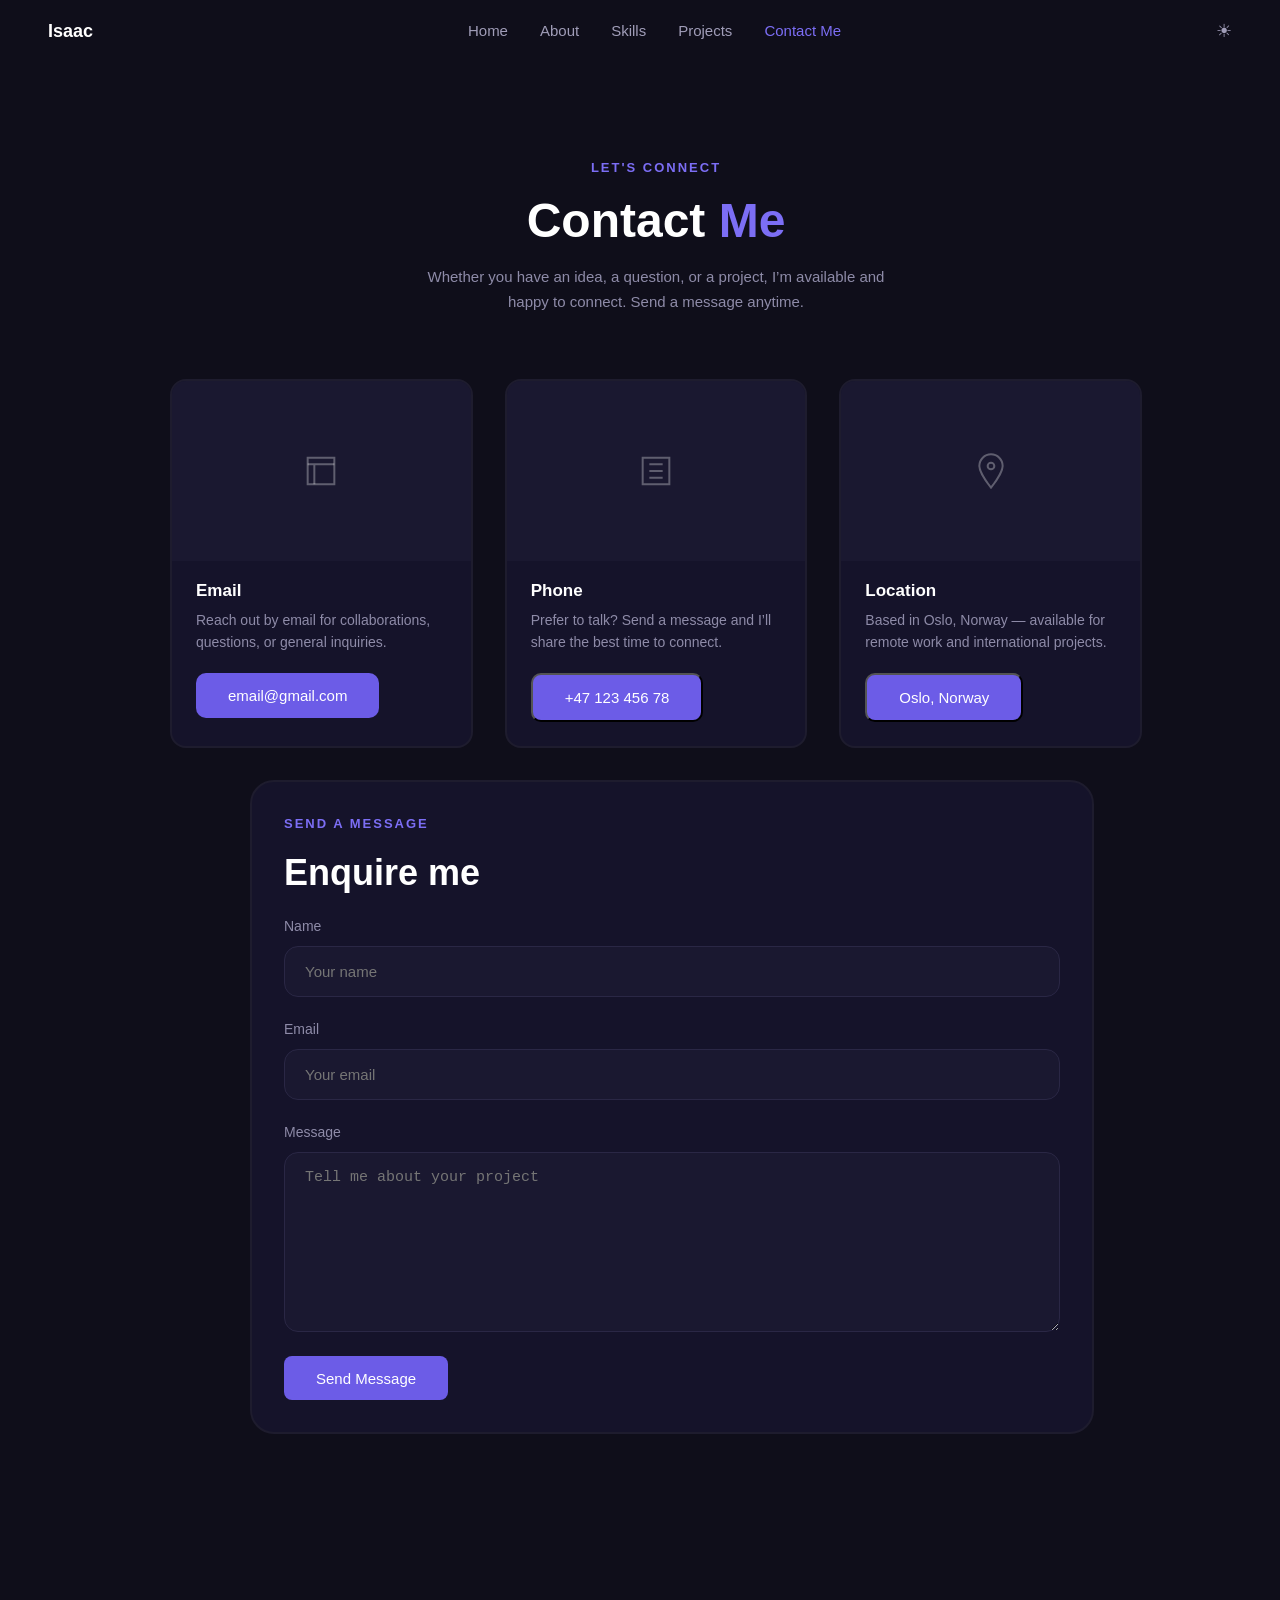
<file: contact.html>
﻿<!DOCTYPE html>
<html lang="en">
<head>
    <meta charset="UTF-8" />
    <meta name="viewport" content="width=device-width, initial-scale=1.0" />
    <title>Isaac – Contact</title>
    <link rel="stylesheet" href="style.css" />
</head>
<body>

<!-- NAV -->
<nav>
    <span class="nav-logo">Isaac</span>
    <ul class="nav-links">
        <li><a href="index.html">Home</a></li>
        <li><a href="about.html">About</a></li>
        <li><a href="skills.html">Skills</a></li>
        <li><a href="portofolio.html">Projects</a></li>
        <li><a href="contact.html" class="active">Contact Me</a></li>
    </ul>
    <button class="nav-theme" title="Toggle theme">☀</button>
</nav>

<section class="contacts">
    <div class="contacts-header">
        <span class="section-tag">Let's Connect</span>
        <h2>Contact <span>Me</span></h2>
        <p>Whether you have an idea, a question, or a project, I’m available and happy to connect. Send a message anytime.</p>
    </div>

    <div class="contact-grid">
        <div class="contact-card">
            <div class="email-hero">
                <div class="project-placeholder">
                    <svg width="40" height="40" viewBox="0 0 24 24" fill="none" stroke="rgba(255,255,255,0.3)" stroke-width="1.2">
                        <path d="M4 4h16v16H4z" />
                        <path d="M4 8h16M8 8v12" />
                    </svg>
                </div>
            </div>
            <div class="email-info">
                <h3>Email</h3>
                <p>Reach out by email for collaborations, questions, or general inquiries.</p>
                <div class="email-button">
                    <a href="mailto:email@gmail.com" class="email-copy">email@gmail.com</a>
                </div>
            </div>
        </div>

        <div class="contact-card">
            <div class="email-hero">
                <div class="project-placeholder">
                    <svg width="40" height="40" viewBox="0 0 24 24" fill="none" stroke="rgba(255,255,255,0.3)" stroke-width="1.2">
                        <path d="M4 4h16v16H4z" />
                        <path d="M8 8h8M8 12h8M8 16h8" />
                    </svg>
                </div>
            </div>
            <div class="email-info">
                <h3>Phone</h3>
                <p>Prefer to talk? Send a message and I’ll share the best time to connect.</p>
                <div class="email-button">
                    <button class="email-copy">+47 123 456 78</button>
                </div>
            </div>
        </div>

        <div class="contact-card">
            <div class="email-hero">
                <div class="project-placeholder">
                    <svg width="40" height="40" viewBox="0 0 24 24" fill="none" stroke="rgba(255,255,255,0.3)" stroke-width="1.2">
                        <path d="M12 2a7 7 0 00-7 7c0 4.25 7 13 7 13s7-8.75 7-13a7 7 0 00-7-7z" />
                        <circle cx="12" cy="9" r="2" />
                    </svg>
                </div>
            </div>
            <div class="email-info">
                <h3>Location</h3>
                <p>Based in Oslo, Norway — available for remote work and international projects.</p>
                <div class="email-button">
                    <button class="email-copy">Oslo, Norway</button>
                </div>
            </div>
        </div>
    </div>

    <div class="contact-form">
        <div class="contact-form-card">
            <span class="section-tag">Send a message</span>
            <h3>Enquire me</h3>
            <form action="mailto:email@gmail.com" method="post" enctype="text/plain">
                <div class="form-group">
                    <label for="name">Name</label>
                    <input id="name" type="text" class="contact-input" placeholder="Your name" required />
                </div>
                <div class="form-group">
                    <label for="email">Email</label>
                    <input id="email" type="email" class="contact-input" placeholder="Your email" required />
                </div>
                <div class="form-group">
                    <label for="message">Message</label>
                    <textarea id="message" rows="6" class="contact-textarea" placeholder="Tell me about your project"></textarea>
                </div>
                <button type="submit" class="btn-primary">Send Message</button>
            </form>
        </div>
    </div>
</section>

</body>
</html>
</file>
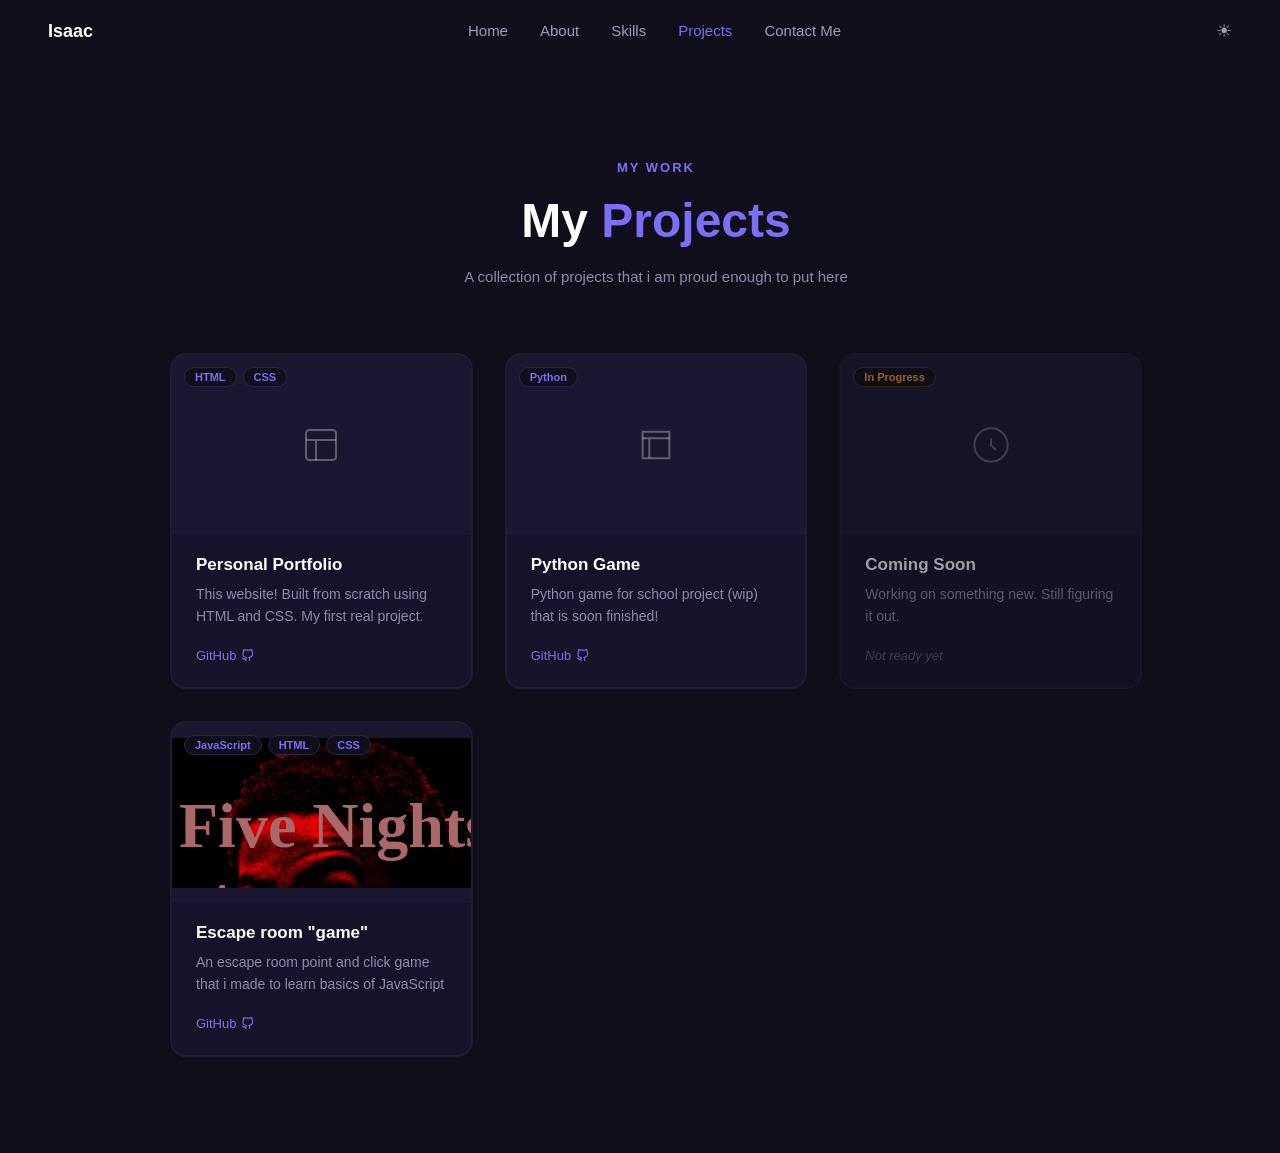
<file: portofolio.html>
﻿<!DOCTYPE html>
<html lang="en">
<head>
    <meta charset="UTF-8" />
    <meta name="viewport" content="width=device-width, initial-scale=1.0"/>
    <title>Isaac – Portfolio</title>
    <link rel="stylesheet" href="style.css" />
</head>
<body>

<!-- NAV -->
<nav>
    <span class="nav-logo">Isaac</span>
    <ul class="nav-links">
        <li><a href="index.html">Home</a></li>
        <li><a href="about.html">About</a></li>
        <li><a href="skills.html">Skills</a></li>
        <li><a href="#" class="active">Projects</a></li>
        <li><a href="contact.html">Contact Me</a></li>
    </ul>
    <button class="nav-theme" title="Toggle theme">☀</button>
</nav>

<!-- PORTFOLIO -->
<section class="portfolio">

    <div class="portfolio-header">
        <span class="section-tag">My Work</span>
        <h2>My <span>Projects</span></h2>
        <p>A collection of projects that i am proud enough to put here</p>
    </div>

    <div class="portfolio-grid">

        <!-- Project 1 -->
        <div class="project-card">
            <div class="project-image">
                <div class="project-placeholder">
                    <svg width="40" height="40" viewBox="0 0 24 24" fill="none" stroke="rgba(255,255,255,0.3)" stroke-width="1.2">
                        <rect x="3" y="3" width="18" height="18" rx="2"/>
                        <path d="M3 9h18M9 21V9"/>
                    </svg>
                </div>
                <div class="project-tags">
                    <span class="project-tag">HTML</span>
                    <span class="project-tag">CSS</span>
                </div>
            </div>
            <div class="project-info">
                <h3>Personal Portfolio</h3>
                <p>This website! Built from scratch using HTML and CSS. My first real project.</p>
                <div class="project-links">
                    <a href="https://github.com/potet0-0/Portofolio" class="project-link">
                        GitHub
                        <svg viewBox="0 0 24 24"><path d="M9 19c-5 1.5-5-2.5-7-3m14 6v-3.87a3.37 3.37 0 00-.94-2.61c3.14-.35 6.44-1.54 6.44-7A5.44 5.44 0 0020 4.77 5.07 5.07 0 0019.91 1S18.73.65 16 2.48a13.38 13.38 0 00-7 0C6.27.65 5.09 1 5.09 1A5.07 5.07 0 005 4.77a5.44 5.44 0 00-1.5 3.78c0 5.42 3.3 6.61 6.44 7A3.37 3.37 0 009 18.13V22"/></svg>
                    </a>
                </div>
            </div>
        </div>

        <!-- Project 2 -->
        <div class="project-card">
            <div class="project-image">
                <div class="project-placeholder">
                    <svg width="40" height="40" viewBox="0 0 24 24" fill="none" stroke="rgba(255,255,255,0.3)" stroke-width="1.2">
                        <path d="M4 4h16v16H4z"/><path d="M4 8h16M8 8v12"/>
                    </svg>
                </div>
                <div class="project-tags">
                    <span class="project-tag">Python</span>
                </div>
            </div>
            <div class="project-info">
                <h3>Python Game</h3>
                <p>Python game for school project (wip) that is soon finished!</p>
                <div class="project-links">

                    <a href="https://github.com/potet0-0/Python-game" class="project-link">
                        GitHub
                        <svg viewBox="0 0 24 24"><path d="M9 19c-5 1.5-5-2.5-7-3m14 6v-3.87a3.37 3.37 0 00-.94-2.61c3.14-.35 6.44-1.54 6.44-7A5.44 5.44 0 0020 4.77 5.07 5.07 0 0019.91 1S18.73.65 16 2.48a13.38 13.38 0 00-7 0C6.27.65 5.09 1 5.09 1A5.07 5.07 0 005 4.77a5.44 5.44 0 00-1.5 3.78c0 5.42 3.3 6.61 6.44 7A3.37 3.37 0 009 18.13V22"/></svg>
                    </a>
                </div>
            </div>
        </div>

        <!-- Project 3 — WIP -->
        <div class="project-card project-wip">
            <div class="project-image">
                <div class="project-placeholder">
                    <svg width="40" height="40" viewBox="0 0 24 24" fill="none" stroke="rgba(255,255,255,0.3)" stroke-width="1.2">
                        <circle cx="12" cy="12" r="10"/>
                        <path d="M12 8v4l3 3"/>
                    </svg>
                </div>
                <div class="project-tags">
                    <span class="project-tag wip-tag">In Progress</span>
                </div>
            </div>
            <div class="project-info">
                <h3>Coming Soon</h3>
                <p>Working on something new. Still figuring it out.</p>
                <div class="project-links">
                    <span class="project-link disabled">Not ready yet</span>
                </div>
            </div>
        </div>



        <!-- Project 5 -->
        <div class="project-card">
            <div class="project-image">
                <div class="project-placeholder">
                        <iframe src="/Escape_room/HTML/Startpage.html" frameborder="0"></iframe>
                </div>
                <div class="project-tags">
                    <span class="project-tag">JavaScript</span>
                    <span class="project-tag">HTML</span>
                    <span class="project-tag">CSS</span>
                </div>
            </div>
            <div class="project-info">
                <h3>Escape room "game"</h3>
                <p>An escape room point and click game that i made to learn basics of JavaScript</p>
                <div class="project-links">

                    <a href="https://github.com/potet0-0/Escape_Room" class="project-link">
                        GitHub
                        <svg viewBox="0 0 24 24"><path d="M9 19c-5 1.5-5-2.5-7-3m14 6v-3.87a3.37 3.37 0 00-.94-2.61c3.14-.35 6.44-1.54 6.44-7A5.44 5.44 0 0020 4.77 5.07 5.07 0 0019.91 1S18.73.65 16 2.48a13.38 13.38 0 00-7 0C6.27.65 5.09 1 5.09 1A5.07 5.07 0 005 4.77a5.44 5.44 0 00-1.5 3.78c0 5.42 3.3 6.61 6.44 7A3.37 3.37 0 009 18.13V22"/></svg>
                    </a>
                </div>
            </div>
        </div>


    </div>

</section>

</body>
</html>
</file>
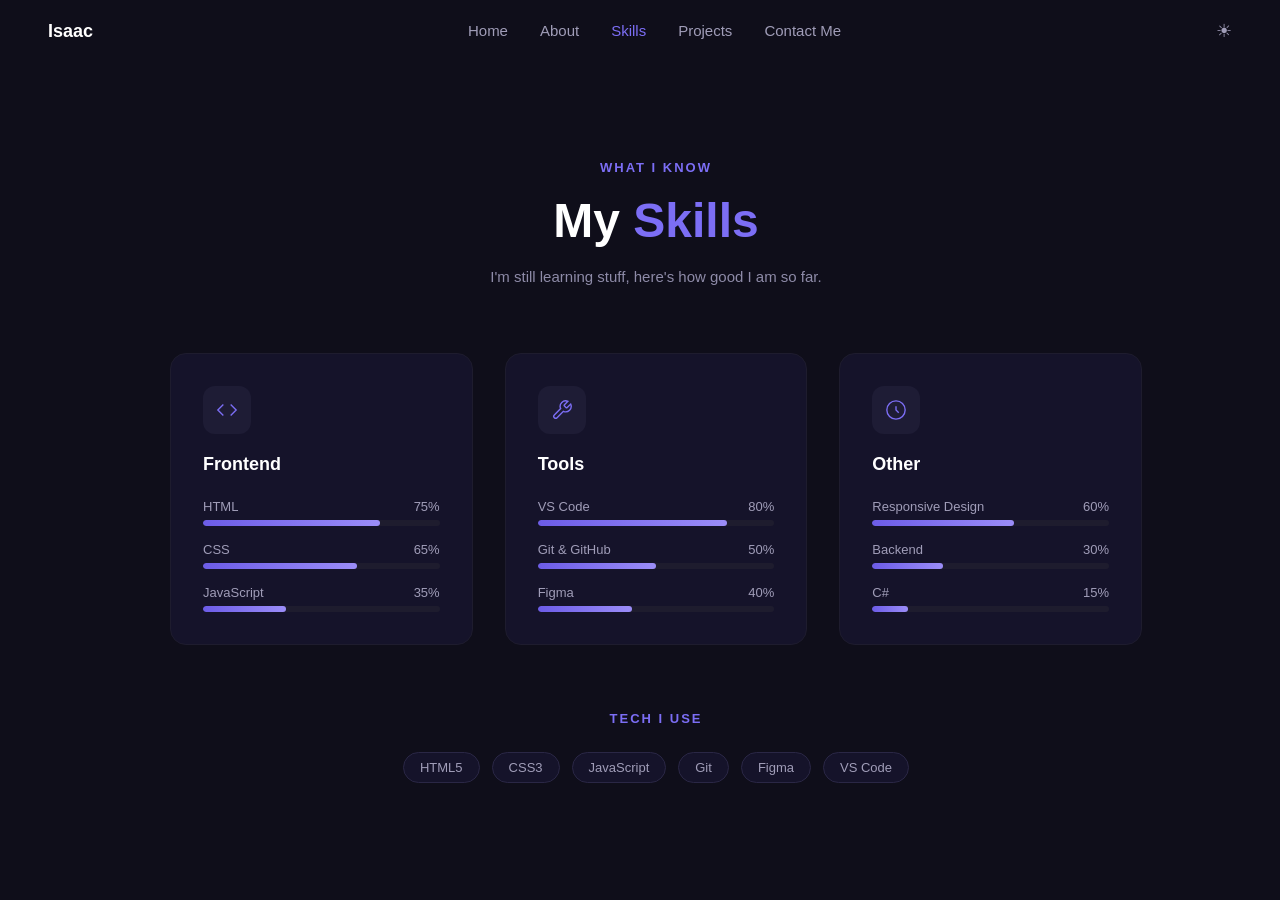
<file: skills.html>
﻿<!DOCTYPE html>
<html lang="en">
<head>
    <meta charset="UTF-8" />
    <meta name="viewport" content="width=device-width, initial-scale=1.0"/>
    <title>Isaac – Skills</title>
    <link rel="stylesheet" href="style.css" />
</head>
<body>

<!-- NAV -->
<nav>
    <span class="nav-logo">Isaac</span>
    <ul class="nav-links">
        <li><a href="index.html">Home</a></li>
        <li><a href="about.html">About</a></li>
        <li><a href="skills.html" class="active">Skills</a></li>
        <li><a href="portofolio.html">Projects</a></li>
        <li><a href="contact.html">Contact Me</a></li>
    </ul>
    <button class="nav-theme" title="Toggle theme">☀</button>
</nav>

<!-- SKILLS -->
<section class="skills">

    <div class="skills-header">
        <span class="section-tag">What I Know</span>
        <h2>My <span>Skills</span></h2>
        <p>I'm still learning stuff, here's how good I am so far.</p>
    </div>

    <div class="skills-grid">

        <!-- Frontend -->
        <div class="skill-card">
            <div class="skill-card-icon">
                <svg viewBox="0 0 24 24" fill="none" stroke="currentColor" stroke-width="1.5">
                    <polyline points="16 18 22 12 16 6"/><polyline points="8 6 2 12 8 18"/>
                </svg>
            </div>
            <h3>Frontend</h3>
            <div class="skill-list">
                <div class="skill-item">
                    <div class="skill-info">
                        <span>HTML</span>
                        <span>75%</span>
                    </div>
                    <div class="skill-bar"><div class="skill-fill" style="width: 75%"></div></div>
                </div>
                <div class="skill-item">
                    <div class="skill-info">
                        <span>CSS</span>
                        <span>65%</span>
                    </div>
                    <div class="skill-bar"><div class="skill-fill" style="width: 65%"></div></div>
                </div>
                <div class="skill-item">
                    <div class="skill-info">
                        <span>JavaScript</span>
                        <span>35%</span>
                    </div>
                    <div class="skill-bar"><div class="skill-fill" style="width: 35%"></div></div>
                </div>
            </div>
        </div>

        <!-- Tools -->
        <div class="skill-card">
            <div class="skill-card-icon">
                <svg viewBox="0 0 24 24" fill="none" stroke="currentColor" stroke-width="1.5">
                    <path d="M14.7 6.3a1 1 0 000 1.4l1.6 1.6a1 1 0 001.4 0l3.77-3.77a6 6 0 01-7.94 7.94l-6.91 6.91a2.12 2.12 0 01-3-3l6.91-6.91a6 6 0 017.94-7.94l-3.76 3.76z"/>
                </svg>
            </div>
            <h3>Tools</h3>
            <div class="skill-list">
                <div class="skill-item">
                    <div class="skill-info">
                        <span>VS Code</span>
                        <span>80%</span>
                    </div>
                    <div class="skill-bar"><div class="skill-fill" style="width: 80%"></div></div>
                </div>
                <div class="skill-item">
                    <div class="skill-info">
                        <span>Git & GitHub</span>
                        <span>50%</span>
                    </div>
                    <div class="skill-bar"><div class="skill-fill" style="width: 50%"></div></div>
                </div>
                <div class="skill-item">
                    <div class="skill-info">
                        <span>Figma</span>
                        <span>40%</span>
                    </div>
                    <div class="skill-bar"><div class="skill-fill" style="width: 40%"></div></div>
                </div>
            </div>
        </div>

        <!-- Other -->
        <div class="skill-card">
            <div class="skill-card-icon">
                <svg viewBox="0 0 24 24" fill="none" stroke="currentColor" stroke-width="1.5">
                    <circle cx="12" cy="12" r="10"/>
                    <path d="M12 8v4l3 3"/>
                </svg>
            </div>
            <h3>Other</h3>
            <div class="skill-list">
                <div class="skill-item">
                    <div class="skill-info">
                        <span>Responsive Design</span>
                        <span>60%</span>
                    </div>
                    <div class="skill-bar"><div class="skill-fill" style="width: 60%"></div></div>
                </div>
                <div class="skill-item">
                    <div class="skill-info">
                        <span>Backend</span>
                        <span>30%</span>
                    </div>
                    <div class="skill-bar"><div class="skill-fill" style="width: 30%"></div></div>
                </div>
                <div class="skill-item">
                    <div class="skill-info">
                        <span>C#</span>
                        <span>15%</span>
                    </div>
                    <div class="skill-bar"><div class="skill-fill" style="width: 15%"></div></div>
                </div>
            </div>
        </div>
    </div>

    <!-- Tech Badges -->
    <div class="tech-badges-wrap">
        <span class="section-tag">Tech I Use</span>
        <div class="tech-badges">
            <span class="badge">HTML5</span>
            <span class="badge">CSS3</span>
            <span class="badge">JavaScript</span>
            <span class="badge">Git</span>
            <span class="badge">Figma</span>
            <span class="badge">VS Code</span>
        </div>
    </div>

</section>

</body>
</html>
</file>
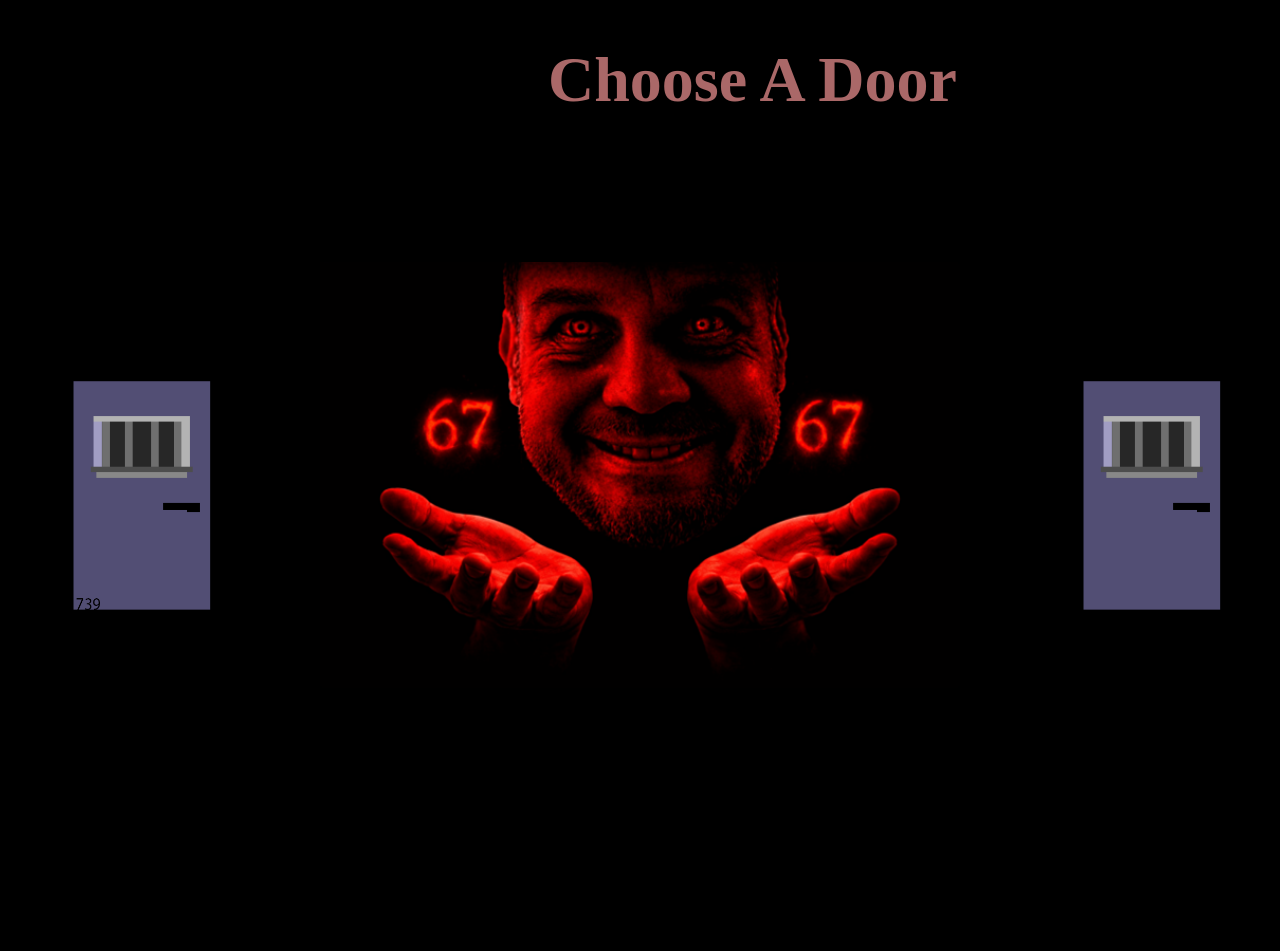
<file: Escape_room/HTML/2Doors.html>
﻿<!doctype html>
<html lang="en">
<head>
    <meta charset="UTF-8">
    <meta name="viewport"
          content="width=device-width, user-scalable=no, initial-scale=1.0, maximum-scale=1.0, minimum-scale=1.0">
    <meta http-equiv="X-UA-Compatible" content="ie=edge">
    <link rel="stylesheet" href="../style.css">
    <title>2 Doors Room</title>
</head>
<body class="body_2nd">
<div class="door_page">
    <h1>Choose A Door</h1>
</div>
<div class="door_choice">
    <a href="diddy_room.html">
        <img src="../Images/door_code.png" alt="door">
    </a>
    <a href="key_room.html">
        <img src="../Images/door.png" alt="door">
    </a>
</div>
</body>
</html>
</file>
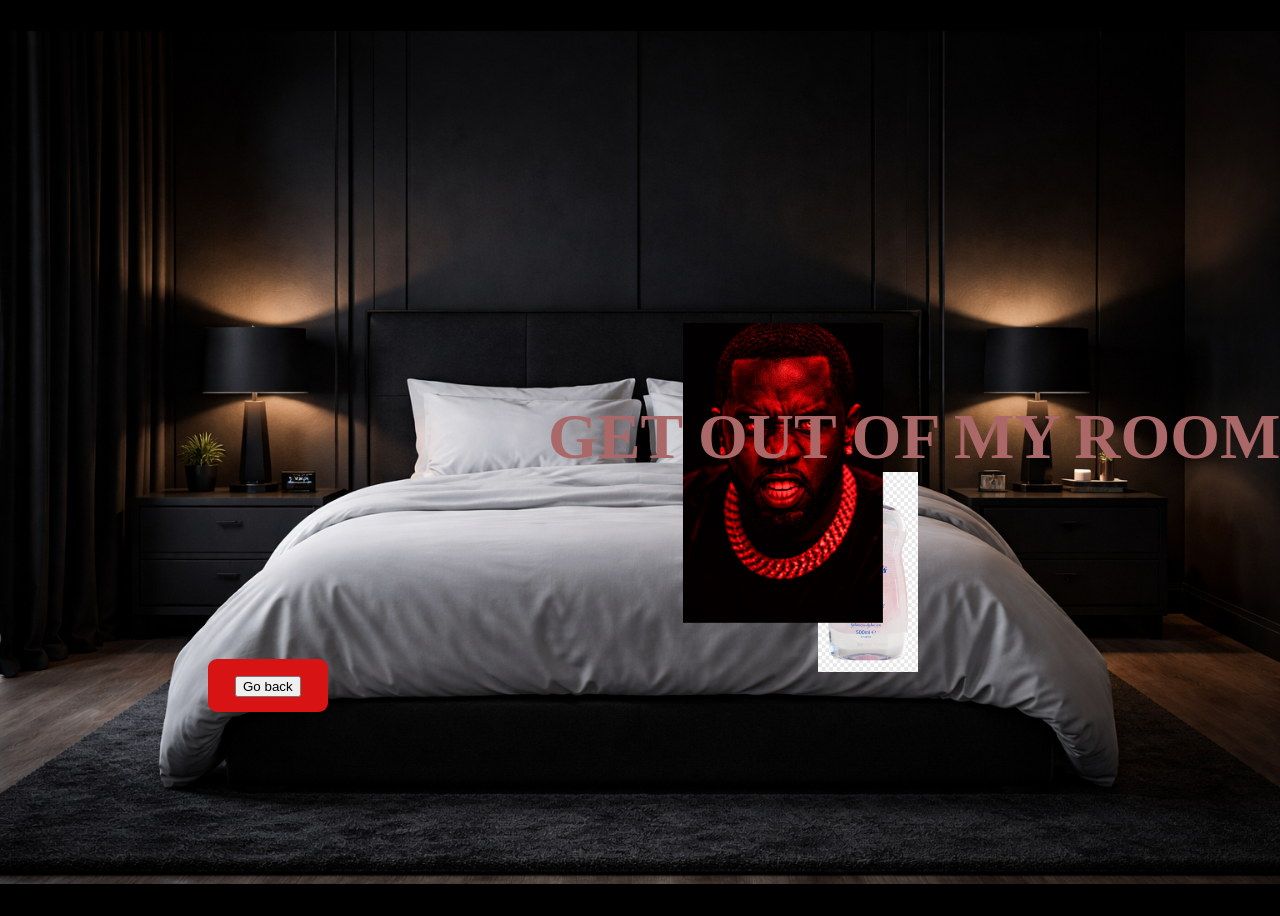
<file: Escape_room/HTML/diddy_room.html>
﻿<!doctype html>
<html lang="en">
<head>
    <meta charset="UTF-8">
    <meta name="viewport"
          content="width=device-width, user-scalable=no, initial-scale=1.0, maximum-scale=1.0, minimum-scale=1.0">
    <meta http-equiv="X-UA-Compatible" content="ie=edge">
    <link rel="stylesheet" href="../style.css">
    <title>Diddy room</title>
</head>
<body class="body_3rd">
<div class="diddy_room">
    <img src="../Images/mad_diddy.png" alt="mad diddy" width="200" length="auto">
    <h1>GET OUT OF MY ROOM</h1>
</div>

<div class="baby_oil">
    <img src="../Images/baby_oil.png" alt="baby oil" height="200px" width="auto">
</div>

<div class="return_button">
    <a href="2Doors.html">
        <button>Go back</button>
    </a>
</div>
</body>
</html>
</file>
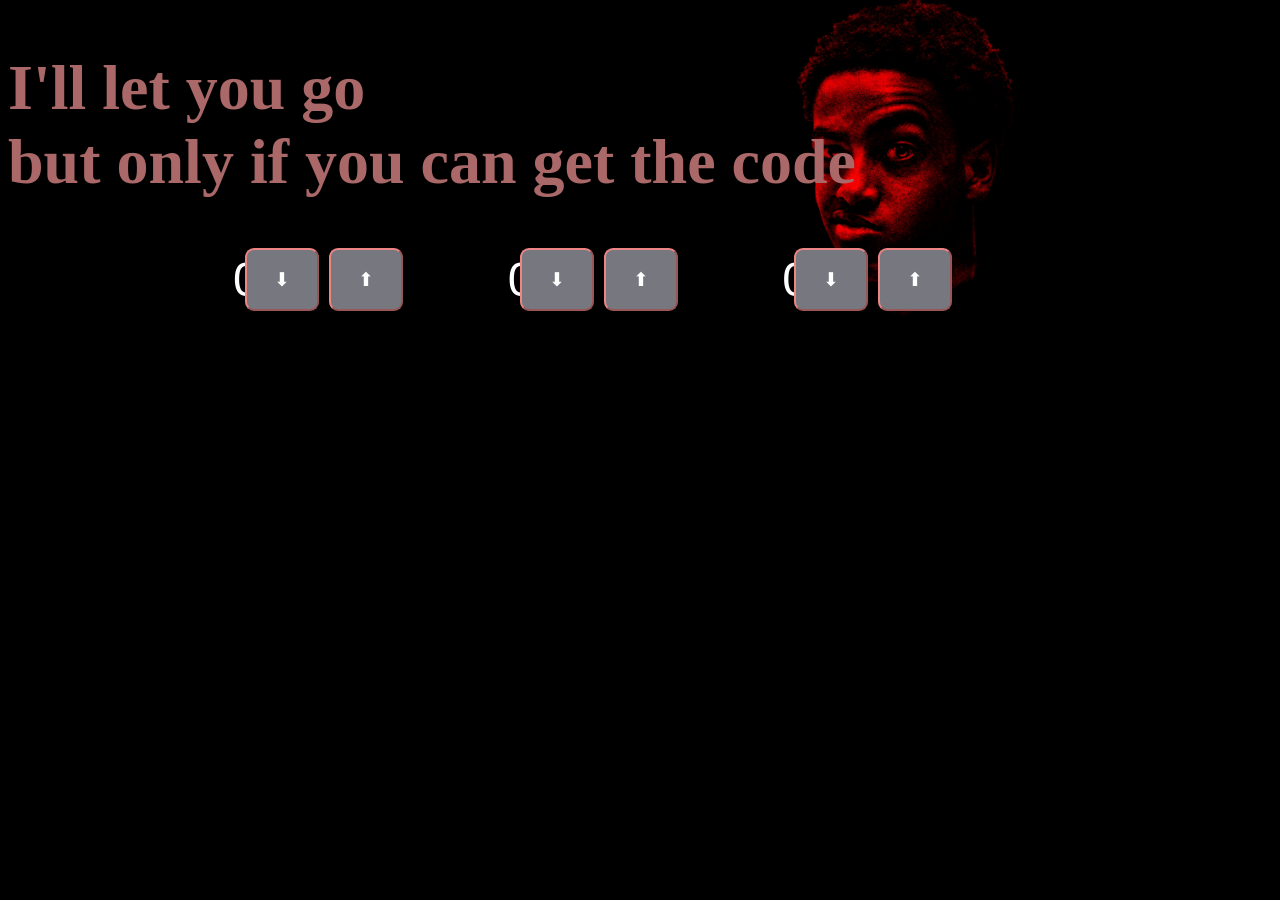
<file: Escape_room/HTML/key_room.html>
<!doctype html>
<html lang="en">
<head>
    <meta charset="UTF-8">
    <meta name="viewport"
          content="width=device-width, user-scalable=no, initial-scale=1.0, maximum-scale=1.0, minimum-scale=1.0">
    <meta http-equiv="X-UA-Compatible" content="ie=edge">
    <link rel="stylesheet" href="../style.css">
    <title>Key room</title>
</head>
<body class="homepage">
<div class="head">
    <h1>
        I'll let you go<br> but only if you can get the code
    </h1>

    <div class="counter-container">
        <div class="counter-group">
            <div id="btnContainer">
                <button id="decreaseBtn" class="buttons">⬇</button>
                <button id="increaseBtn" class="buttons">⬆</button>
            </div>
            <label id="countLabel">0</label>
        </div>

        <div class="counter-group">
            <div id="btnContainer2">
                <button id="decreaseBtn2" class="buttons2">⬇</button>
                <button id="increaseBtn2" class="buttons2">⬆</button>
            </div>
            <label id="countLabel2">0</label>
        </div>

        <div class="counter-group">
            <div id="btnContainer3">
                <button id="decreaseBtn3" class="buttons3">⬇</button>
                <button id="increaseBtn3" class="buttons3">⬆</button>
            </div>
            <label id="countLabel3">0</label>
        </div>
    </div>

    <script src="../script.js"></script>
</div>
</body>
</html>
</file>
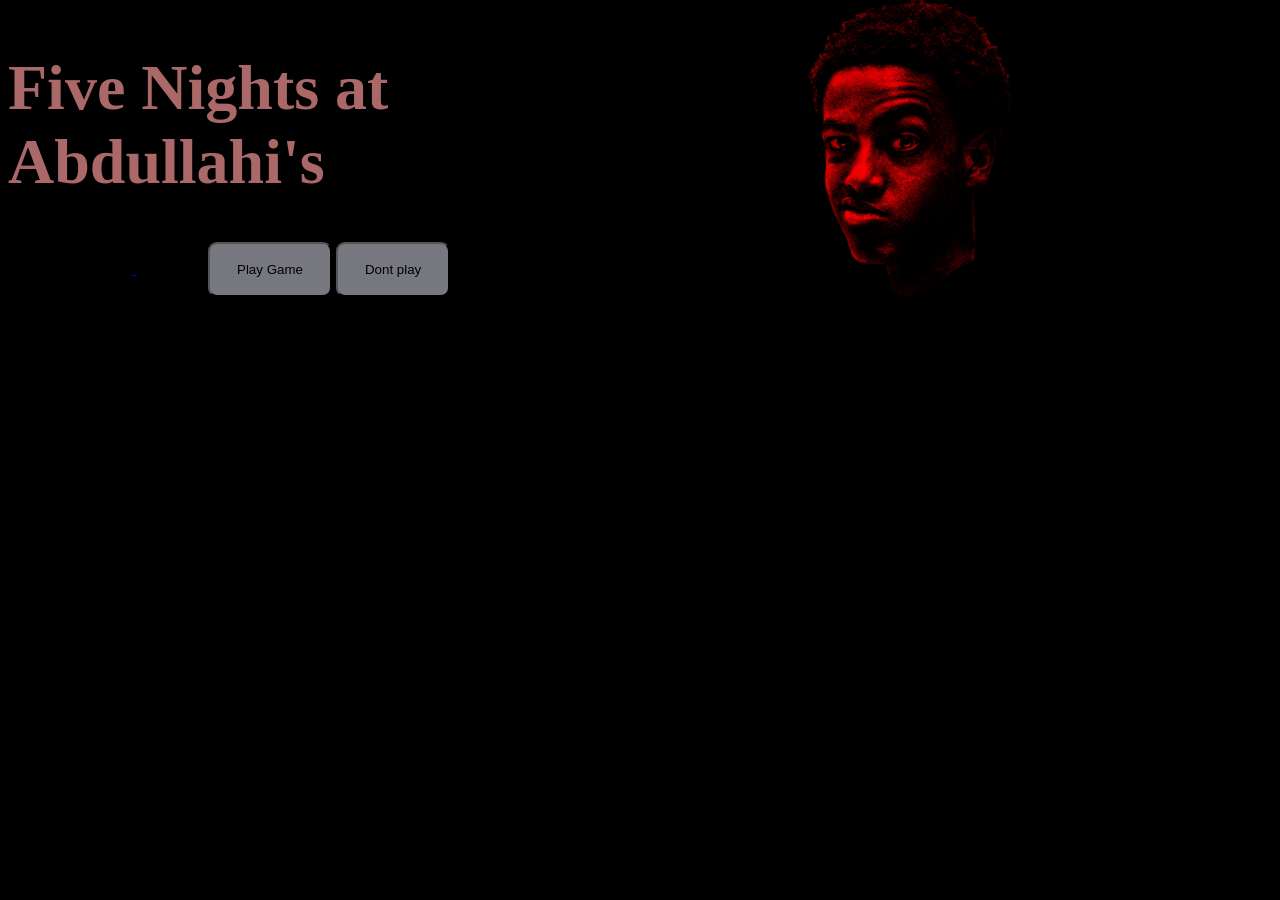
<file: Escape_room/HTML/Startpage.html>
﻿<!doctype html>
<html lang="en">
<head>
    <meta charset="UTF-8">
    <meta name="viewport"
          content="width=device-width, user-scalable=no, initial-scale=1.0, maximum-scale=1.0, minimum-scale=1.0">
    <meta http-equiv="X-UA-Compatible" content="ie=edge">
    <link rel="stylesheet" href="../style.css">
    <title>Start page</title>
</head>
<body class="homepage">
<div class="head">
    <h1>
        Five Nights at <br> Abdullahi's
    </h1>
    <a href="2Doors.html">
        <button>Play Game</button>
    </a>
    <a href="about:blank" >
        <button>Dont play</button>
    </a>
</div>
</body>
</html>
</file>
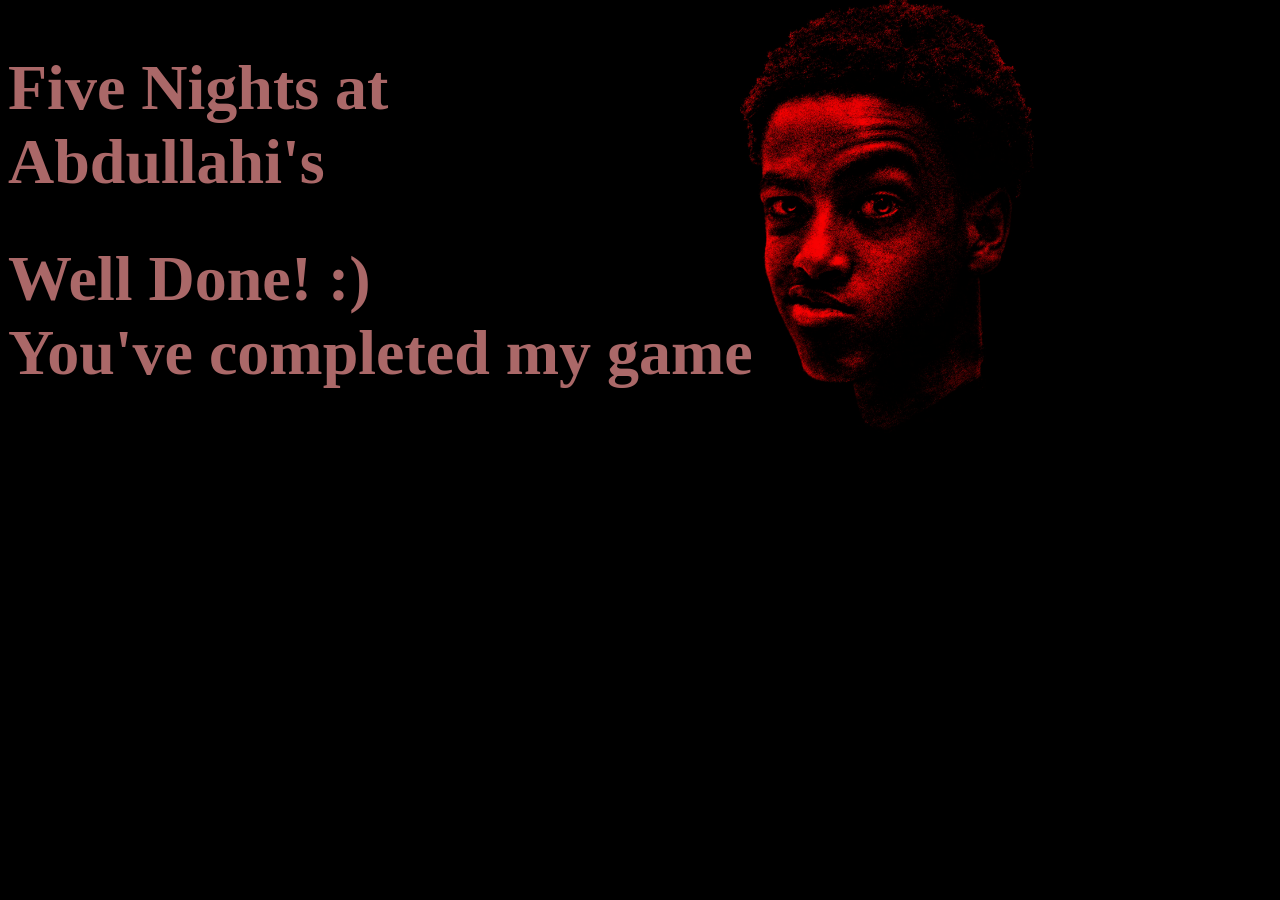
<file: Escape_room/HTML/victory_room.html>
﻿<!doctype html>
<html lang="en">
<head>
    <meta charset="UTF-8">
    <meta name="viewport"
          content="width=device-width, user-scalable=no, initial-scale=1.0, maximum-scale=1.0, minimum-scale=1.0">
    <meta http-equiv="X-UA-Compatible" content="ie=edge">
    <link rel="stylesheet" href="../style.css">
    <title>Victory Page</title>
</head>
<body class="homepage">
<div class="head">
    <h1>
        Five Nights at <br> Abdullahi's
    </h1>
    <h1>Well Done! :) <br> You've completed my game</h1>

</body>
</html>
</file>
<file: style.css>
﻿/* ===========================
   RESET & BASE
=========================== */
* {
    margin: 0;
    padding: 0;
    box-sizing: border-box;
}

body {
    background: #0f0e1a;
    color: #fff;
    font-family: 'Segoe UI', sans-serif;
    min-height: 100vh;
}

/* ===========================
   NAVIGATION
=========================== */
nav {
    display: flex;
    align-items: center;
    justify-content: space-between;
    padding: 1.25rem 3rem;
    position: sticky;
    top: 0;
    z-index: 10;
    background: #0f0e1a;
}

.nav-logo {
    font-size: 18px;
    font-weight: 600;
    color: #fff;
}

.nav-links {
    display: flex;
    gap: 2rem;
    list-style: none;
}

.nav-links a {
    color: #a09db8;
    text-decoration: none;
    font-size: 15px;
    transition: color 0.2s;
}

.nav-links a.active,
.nav-links a:hover {
    color: #7c6ef5;
}

.nav-theme {
    background: none;
    border: none;
    cursor: pointer;
    color: #a09db8;
    font-size: 18px;
}

/* ===========================
   SHARED BUTTONS
=========================== */
.btn-primary {
    display: inline-flex;
    align-items: center;
    gap: 8px;
    background: #6c5ce7;
    color: #fff;
    border: none;
    padding: 0.85rem 2rem;
    border-radius: 8px;
    font-size: 15px;
    font-weight: 500;
    cursor: pointer;
    text-decoration: none;
    transition: background 0.2s;
}

.btn-primary:hover {
    background: #7c6ef5;
}

.btn-outline {
    display: inline-flex;
    align-items: center;
    gap: 8px;
    background: transparent;
    color: #7c6ef5;
    border: 1.5px solid #6c5ce7;
    padding: 0.85rem 2rem;
    border-radius: 8px;
    font-size: 15px;
    font-weight: 500;
    cursor: pointer;
    text-decoration: none;
    transition: background 0.2s, color 0.2s;
}

.btn-outline:hover {
    background: #6c5ce7;
    color: #fff;
}

.btn-primary svg,
.btn-outline svg {
    width: 16px;
    height: 16px;
    stroke: currentColor;
    fill: none;
    stroke-width: 2;
}

/* ===========================
   SHARED — SECTION TAG
=========================== */
.section-tag {
    display: inline-block;
    font-size: 13px;
    font-weight: 600;
    color: #7c6ef5;
    letter-spacing: 2px;
    text-transform: uppercase;
    margin-bottom: 0.6rem;
}

/* ===========================
   INDEX — HERO WRAPPER
=========================== */
.hero-wrapper {
    position: relative;
    max-width: 1100px;
    margin: 0 auto;
}

/* ===========================
   INDEX — SOCIAL BAR
=========================== */
.social-bar {
    display: flex;
    flex-direction: column;
    gap: 1.25rem;
    position: absolute;
    left: -2rem;
    top: 50%;
    transform: translateY(-50%);
}

.social-bar a {
    color: #5a5778;
    text-decoration: none;
    transition: color 0.2s;
}

.social-bar a:hover {
    color: #7c6ef5;
}

.social-icon {
    width: 20px;
    height: 20px;
    fill: none;
    stroke: currentColor;
    stroke-width: 1.8;
    display: block;
}

/* ===========================
   INDEX — HERO SECTION
=========================== */
.hero {
    display: flex;
    align-items: center;
    justify-content: center;
    min-height: calc(100vh - 64px);
    padding: 3rem 3rem 3rem 5rem;
    gap: 4rem;
}

.hero-text {
    flex: 1;
}

.hero-text h2 {
    font-size: 20px;
    font-weight: 400;
    color: #a09db8;
    margin-bottom: 0.1rem;
}

.hero-text h1 {
    font-size: clamp(48px, 6vw, 72px);
    font-weight: 700;
    line-height: 1.05;
    color: #fff;
    margin-bottom: 1rem;
}

.role {
    font-size: 18px;
    font-weight: 500;
    color: #c5c2da;
    margin-bottom: 1rem;
}

.hero-text p {
    font-size: 16px;
    color: #8e8ba8;
    line-height: 1.7;
    max-width: 400px;
    margin-bottom: 2rem;
}

/* ===========================
   INDEX — AVATAR BLOB
=========================== */
.hero-image-wrap {
    position: relative;
    flex-shrink: 0;
}

.hero-blob {
    width: 320px;
    height: 320px;
    border-radius: 50%;
    background: #6c5ce7;
    display: flex;
    align-items: flex-end;
    justify-content: center;
    overflow: hidden;
}

/* ===========================
   Index - I USE ARCH BTW
=========================== */

.arch_btw {
    position: relative;
    left: 90px;
}

.arch_btw img {
    position: relative;
    top: 10px;
    opacity: 75%;
}

/* ===========================
   INDEX — SCROLL HINT
=========================== */
.scroll-hint {
    display: flex;
    align-items: center;
    gap: 10px;
    color: #6a6880;
    font-size: 14px;
    padding: 0 3rem 2.5rem 5rem;
}

.scroll-icon {
    width: 22px;
    height: 30px;
    border: 1.5px solid #6a6880;
    border-radius: 12px;
    display: flex;
    align-items: flex-start;
    justify-content: center;
    padding-top: 5px;
}

.scroll-dot {
    width: 3px;
    height: 7px;
    background: #6a6880;
    border-radius: 2px;
    animation: scrollDot 1.5s ease-in-out infinite;
}

@keyframes scrollDot {
    0%, 100% {
        transform: translateY(0);
        opacity: 1;
    }
    50% {
        transform: translateY(5px);
        opacity: 0.3;
    }
}

/* ===========================
   ABOUT — SECTION
=========================== */
.about {
    max-width: 1100px;
    margin: 0 auto;
    padding: 6rem 3rem 6rem 5rem;
    display: flex;
    align-items: center;
    gap: 5rem;
    min-height: calc(100vh - 64px);
}

/* ===========================
   ABOUT — IMAGE
=========================== */
.about-image-wrap {
    flex-shrink: 0;
}

.about-blob {
    width: 300px;
    height: 320px;
    border-radius: 150px;
    background: #1a1830;
    border: 2px solid #6c5ce7;
    display: flex;
    align-items: center;
    justify-content: center;
}
.about-blob img{
    border-radius: 150px;
}

.about-avatar {
    width: 200px;
    height: 230px;
    background: linear-gradient(160deg, #9b8df8 0%, #6c5ce7 60%);
    border-radius: 100px 100px 0 0;
    display: flex;
    align-items: center;
    justify-content: center;
}

/* ===========================
   ABOUT — TEXT
=========================== */
.about-text {
    flex: 1;
}

.about-text h2 {
    font-size: clamp(32px, 4vw, 48px);
    font-weight: 700;
    color: #fff;
    line-height: 1.15;
    margin-bottom: 1.5rem;
}

.about-text h2 span {
    color: #7c6ef5;
}

.about-text p {
    font-size: 15px;
    color: #8e8ba8;
    line-height: 1.8;
    margin-bottom: 0.85rem;
}

/* ===========================
   ABOUT — STATS
=========================== */
.about-stats {
    display: flex;
    gap: 2.5rem;
    margin: 2rem 0;
    padding: 1.5rem 0;
    border-top: 1px solid #1e1c2e;
    border-bottom: 1px solid #1e1c2e;
}

.stat-number {
    font-size: 38px;
    font-weight: 700;
    color: #7c6ef5;
    line-height: 1;
}

.stat-label {
    font-size: 13px;
    color: #6a6880;
    margin-top: 5px;
}

/* ===========================
   ABOUT — INFO GRID
=========================== */
.about-info {
    display: grid;
    grid-template-columns: 1fr 1fr;
    gap: 0.75rem 2rem;
    margin: 1.5rem 0 2rem;
}

.info-item {
    display: flex;
    flex-direction: column;
    gap: 2px;
}

.info-label {
    font-size: 12px;
    color: #5a5778;
    text-transform: uppercase;
    letter-spacing: 1px;
}

.info-value {
    font-size: 15px;
    color: #c5c2da;
    font-weight: 500;
}

.info-value.available {
    color: #4ade80;
}

/* ===========================
   ABOUT — BUTTONS
=========================== */
.about-buttons {
    display: flex;
    gap: 1rem;
    flex-wrap: wrap;
}

/* ===========================
   SKILLS — SECTION
=========================== */
.skills {
    max-width: 1100px;
    margin: 0 auto;
    padding: 6rem 3rem 6rem 5rem;
    min-height: calc(100vh - 64px);
}

/* ===========================
   SKILLS — HEADER
=========================== */
.skills-header {
    text-align: center;
    margin-bottom: 4rem;
}

.skills-header h2 {
    font-size: clamp(32px, 4vw, 48px);
    font-weight: 700;
    color: #fff;
    margin: 0.5rem 0 1rem;
}

.skills-header h2 span {
    color: #7c6ef5;
}

.skills-header p {
    font-size: 15px;
    color: #8e8ba8;
    max-width: 500px;
    margin: 0 auto;
    line-height: 1.7;
}

/* ===========================
   SKILLS — CARDS GRID
=========================== */
.skills-grid {
    display: grid;
    grid-template-columns: repeat(3, 1fr);
    gap: 2rem;
    margin-bottom: 4rem;
}

.skill-card {
    background: #15132a;
    border: 1px solid #1e1c2e;
    border-radius: 16px;
    padding: 2rem;
    transition: border-color 0.2s;
}

.skill-card:hover {
    border-color: #6c5ce7;
}

.skill-card-icon {
    width: 48px;
    height: 48px;
    background: #1e1c35;
    border-radius: 12px;
    display: flex;
    align-items: center;
    justify-content: center;
    margin-bottom: 1.25rem;
    color: #7c6ef5;
}

.skill-card-icon svg {
    width: 22px;
    height: 22px;
}

.skill-card h3 {
    font-size: 18px;
    font-weight: 600;
    color: #fff;
    margin-bottom: 1.5rem;
}

/* ===========================
   SKILLS — BARS
=========================== */
.skill-list {
    display: flex;
    flex-direction: column;
    gap: 1rem;
}

.skill-item {
    display: flex;
    flex-direction: column;
    gap: 6px;
}

.skill-info {
    display: flex;
    justify-content: space-between;
    font-size: 13px;
    color: #a09db8;
}

.skill-bar {
    width: 100%;
    height: 6px;
    background: #1e1c2e;
    border-radius: 99px;
    overflow: hidden;
}

.skill-fill {
    height: 100%;
    background: linear-gradient(90deg, #6c5ce7, #9b8df8);
    border-radius: 99px;
}

/* ===========================
   SKILLS — TECH BADGES
=========================== */
.tech-badges-wrap {
    text-align: center;
}

.tech-badges {
    display: flex;
    flex-wrap: wrap;
    gap: 0.75rem;
    justify-content: center;
    margin-top: 1rem;
}

.badge {
    background: #15132a;
    border: 1px solid #2a2745;
    color: #a09db8;
    font-size: 13px;
    font-weight: 500;
    padding: 0.45rem 1rem;
    border-radius: 99px;
    transition: border-color 0.2s, color 0.2s;
}

.badge:hover {
    border-color: #6c5ce7;
    color: #7c6ef5;
}

/* ===========================
   PORTFOLIO — SECTION
=========================== */
.portfolio {
    max-width: 1100px;
    margin: 0 auto;
    padding: 6rem 3rem 6rem 5rem;
    min-height: calc(100vh - 64px);
}

.portfolio-header {
    text-align: center;
    margin-bottom: 4rem;
}

.portfolio-header h2 {
    font-size: clamp(32px, 4vw, 48px);
    font-weight: 700;
    color: #fff;
    margin: 0.5rem 0 1rem;
}

.portfolio-header h2 span {
    color: #7c6ef5;
}

.portfolio-header p {
    font-size: 15px;
    color: #8e8ba8;
    max-width: 500px;
    margin: 0 auto;
    line-height: 1.7;
}

/* ===========================
   PORTFOLIO — GRID
=========================== */
.portfolio-grid {
    display: grid;
    grid-template-columns: repeat(3, 1fr);
    gap: 2rem;
}

/* ===========================
   PORTFOLIO — PROJECT CARD
=========================== */
.project-card {
    background: #15132a;
    border: 2px solid #1e1c2e;
    border-radius: 16px;
    overflow: hidden;
    transition: border-color 0.2s, transform 0.2s;
}

.project-card:hover {
    border-color: #6c5ce7;
    transform: translateY(-4px)
}

.project-wip {
    opacity: 0.6;
}

.project-wip:hover {
    transform: translateY(2px);
    border: 1px solid #6c5ce7;
}

/* ===========================
   PORTFOLIO — PROJECT IMAGE
=========================== */
.project-image {
    position: relative;
    height: 180px;
    background: #1a1830;
    display: flex;
    align-items: center;
    justify-content: center;
}

.project-placeholder {
    display: flex;
    align-items: center;
    justify-content: center;
    width: 100%;
    height: 100%;
}

.project-tags {
    position: absolute;
    top: 12px;
    left: 12px;
    display: flex;
    gap: 6px;
}

.project-tag {
    background: #0f0e1a;
    color: #7c6ef5;
    font-size: 11px;
    font-weight: 600;
    padding: 3px 10px;
    border-radius: 99px;
    border: 1px solid #2a2745;
}

.wip-tag {
    color: #f59e0b;
    border-color: #4a3800;
}

/* ===========================
   PORTFOLIO — PROJECT INFO
=========================== */
.project-info {
    padding: 1.25rem 1.5rem 1.5rem;
}

.project-info h3 {
    font-size: 17px;
    font-weight: 600;
    color: #fff;
    margin-bottom: 0.5rem;
}

.project-info p {
    font-size: 14px;
    color: #8e8ba8;
    line-height: 1.6;
    margin-bottom: 1.25rem;
}

/* ===========================
   PORTFOLIO — PROJECT LINKS
=========================== */
.project-links {
    display: flex;
    gap: 1rem;
    align-items: center;
}

.project-link {
    display: inline-flex;
    align-items: center;
    gap: 5px;
    font-size: 13px;
    font-weight: 500;
    color: #7c6ef5;
    text-decoration: none;
    transition: color 0.2s;
}

.project-link:hover {
    color: #9b8df8;
}

.project-link svg {
    width: 13px;
    height: 13px;
    stroke: currentColor;
    fill: none;
    stroke-width: 2;
}

.project-link.disabled {
    color: #5a5778;
    cursor: default;
    font-style: italic;
}


/* ===========================
   CONTACT — SECTION
=========================== */
.contacts {
    max-width: 1100px;
    margin: 0 auto;
    padding: 6rem 3rem 6rem 5rem;
    min-height: calc(100vh - 64px);
}

.contacts-header {
    text-align: center;
    margin-bottom: 4rem;
}

.contacts-header h2 {
    font-size: clamp(32px, 4vw, 48px);
    font-weight: 700;
    color: #fff;
    margin: 0.5rem 0 1rem;
}

.contacts-header h2 span {
    color: #7c6ef5;
}

.contacts-header p {
    font-size: 15px;
    color: #8e8ba8;
    max-width: 500px;
    margin: 0 auto;
    line-height: 1.7;
}

.contact-grid {
    display: grid;
    grid-template-columns: repeat(3, 1fr);
    gap: 2rem;
}

.contact-card {
    background: #15132a;
    border: 2px solid #1e1c2e;
    border-radius: 16px;
    overflow: hidden;
    transition: border-color 0.2s, transform 0.2s;
}

.email-hero {
    position: relative;
    height: 180px;
    background: #1a1830;
    display: flex;
    align-items: center;
    justify-content: center;
}

/* ===========================
   CONTACT — COPY INFO
=========================== */
.email-info {
    padding: 1.25rem 1.5rem 1.5rem;
    text-align: start;
}

.email-info h3 {
    font-size: 17px;
    font-weight: 600;
    color: #fff;
    margin-bottom: 0.5rem;
}

.email-info p {
    font-size: 14px;
    color: #8e8ba8;
    line-height: 1.6;
    margin-bottom: 1.25rem;
}

/* ===========================
   CONTACT — BUTTON
=========================== */
.email-button {
    display: flex;
    gap: 1rem;
    align-items: center;
}

.email-copy {
    display: inline-flex;
    align-items: center;
    gap: 5px;
    font-size: 15px;
    font-weight: 500;
    font-family: 'Segoe UI', sans-serif;
    color: #ffffff;
    text-decoration: none;
    transition: color 0.2s;
    background-color: #6c5ce7;
    padding: 0.85rem 2rem;
    border-radius: 10px;
}

.email-copy:active {
    transform: scale(1.05);
}

.contact-card:hover {
    border-color: #6c5ce7;
    transform: translateY(-4px);
}

.contact-form {
    max-width: 1100px;
    margin: 0 auto;
    padding: 2rem 3rem 6rem 5rem;
}

.contact-form-card {
    background: #15132a;
    border: 2px solid #1e1c2e;
    border-radius: 24px;
    padding: 2rem;
}

.contact-form-card h3 {
    font-size: clamp(28px, 4vw, 36px);
    color: #fff;
    margin: 0.75rem 0 1.5rem;
}

.form-group {
    display: flex;
    flex-direction: column;
    gap: 0.75rem;
    margin-bottom: 1.5rem;
}

.form-group label {
    font-size: 14px;
    color: #8e8ba8;
}

.contact-input,
.contact-textarea {
    width: 100%;
    background: #1a1830;
    border: 1px solid #2a2745;
    border-radius: 14px;
    color: #fff;
    font-size: 15px;
    padding: 1rem 1.25rem;
    outline: none;
    transition: border-color 0.2s, box-shadow 0.2s;
}

.contact-input:focus,
.contact-textarea:focus {
    border-color: #6c5ce7;
    box-shadow: 0 0 0 4px rgba(108, 92, 231, 0.12);
}

.contact-textarea {
    min-height: 180px;
    resize: vertical;
}

@media (max-width: 980px) {
    .contact-grid {
        grid-template-columns: repeat(2, minmax(0, 1fr));
    }
    .contacts,
    .contact-form {
        padding-left: 3rem;
        padding-right: 3rem;
    }
}

@media (max-width: 720px) {
    nav {
        flex-direction: column;
        align-items: flex-start;
        padding: 1.25rem 2rem;
    }

    .nav-links {
        flex-wrap: wrap;
        gap: 1rem;
        margin-top: 1rem;
    }

    .contacts,
    .contact-form,
    .about,
    .portfolio,
    .skills {
        padding: 3rem 1.5rem 3rem 1.5rem;
    }

    .contact-grid,
    .skills-grid,
    .portfolio-grid,
    .about-info {
        grid-template-columns: 1fr;
    }
}

.project-link:hover {
    color: #9b8df8;
}
</file>
<file: Escape_room/style.css>
/* Page1 Html */
body {
    background-color: #000000;
}

body.homepage {
    display: flex;
    gap: 40px;
    flex-wrap: wrap;
    background-image: url('Images/abdullahi_img.png'); /*sets background*/
    background-size: contain;
    background-position: 75% center;
    background-repeat: no-repeat;
}

body h1 {
    justify-content: flex-start;
    color: #aa6868;
    font-size: 4em;
    font-family: Consolas;
}

.head button {
    position: relative; /* makes positioning easier */
    background-color: #777780;
    padding: 2vh 3vh;
    border-radius: 9px;
    left: 200px;
    cursor: pointer;
    transition: ease-in 0.25s;
}

button:hover {
    transform: scale(1.05); /* makes bigger when hovering */
    background-color: #28284a;
    border-radius: 10px;
}

/* Page2 Html */

.body_2nd {
    position: relative;
    background-image: url('Images/Kim67.png');
    background-repeat: no-repeat;   /* properties for background */
    background-position: center;
    background-size: 50%;
    min-height: 100vh;
    width: 100vw;
}

.door_page {
    padding-left: 60vh; /*malkes space between doors */
    padding-top: -5vh;
    z-index: 1; /* sets position on z-axis */
}

.door_choice {
    display: flex;
    justify-content: space-between;
    align-items: center;
    position: absolute;
    top: 50%;
    left: 0;
    right: 0;
    transform: translateY(-50%);
    padding: 0 60px;
    pointer-events: none;
}

.door_choice a {
    pointer-events: auto;
    transition: transform 0.3s ease-in-out; /*animation when hovering*/
}

.door_choice a:hover {
    transform: scale(1.1);
}

.door_choice img {
    max-width: 150px;
    height: auto;
}

/* Third page/diddy room */

.body_3rd {
    background-image: url('Images/bedroom.png');
    background-repeat: no-repeat;
    background-position: center;
    background-size: 100%;
    min-height: 100vh;
    width: 100vw;
}

.diddy_room img {
    position: relative;
    top: 35vh;
    left: 75vh;
}

.diddy_room h1 {
    position: relative;
    left: 60vh;
    top: 5vh;
}

.return_button a {
    position: relative;
    background-color: #d81313;
    padding: 2vh 3vh;
    border-radius: 9px;
    left: 200px;
    cursor: pointer;
    transition: ease-in 0.25s;
}

.baby_oil {
    position: relative;
    z-index: -999;
    left: 90vh;
}

/* JavaScrip code / Counters */

.counter-container {
    display: flex;
    gap: 50px;
    justify-content: center;
    align-items: flex-start;
    margin: 0 auto;
}

.counter-group {
    display: flex;
    flex-direction: column;
    align-items: center;
}

#countLabel { 
    color: white;
    display: block;
    text-align: center;
    font-size: 3em;
    font-family: "Helvetica";
    padding: 10px;
    width: fit-content;
}

#btnContainer {
    text-align: center;
}

.buttons {
    position: relative;
    padding: 5px 5px;
    font-size: 1.2em;
    color: white;
    background-color: hsl(0, 0%, 0%);
    border-radius: 5px;
    border-color: #ed8585;
    cursor: pointer;    /*changes cursor when hovering on it*/
    transition: background-color 0.25s;
}

.buttons:hover {
    background-color: hsl(0, 1%, 21%);
}

#countLabel2 {
    color: white;
    display: block;
    text-align: center;
    font-size: 3em;
    font-family: "Helvetica";
    padding: 10px;
    width: fit-content;
}

#btnContainer2 {
    text-align: center;
}

.buttons2 {
    padding: 5px 5px;
    font-size: 1.2em;
    color: white;
    background-color: hsl(0, 0%, 0%);
    border-radius: 5px;
    border-color: #ed8585;
    cursor: pointer;
    transition: background-color 0.25s;
}

.buttons2:hover {
    background-color: hsl(0, 1%, 21%);
}

#countLabel3 {
    color: white;
    display: block;
    text-align: center;
    font-size: 3em;
    font-family: "Helvetica";
    padding: 10px;
    width: fit-content;
}

#btnContainer3 {
    text-align: center;
}

.buttons3 {
    padding: 5px 5px;
    font-size: 1.2em;
    color: white;
    background-color: hsl(0, 0%, 0%);
    border-radius: 5px;
    border-color: #ed8585;
    cursor: pointer;
    transition: background-color 0.25s;
}

.buttons3:hover {
    background-color: hsl(0, 1%, 21%);
}
    
.counter-group {
    display: flex;
    flex-direction: row; 
    align-items: center;
    gap: 20px; 
}

#btnContainer,
#btnContainer2,
#btnContainer3 {
    display: flex;
    gap: 10px; 
}
</file>
